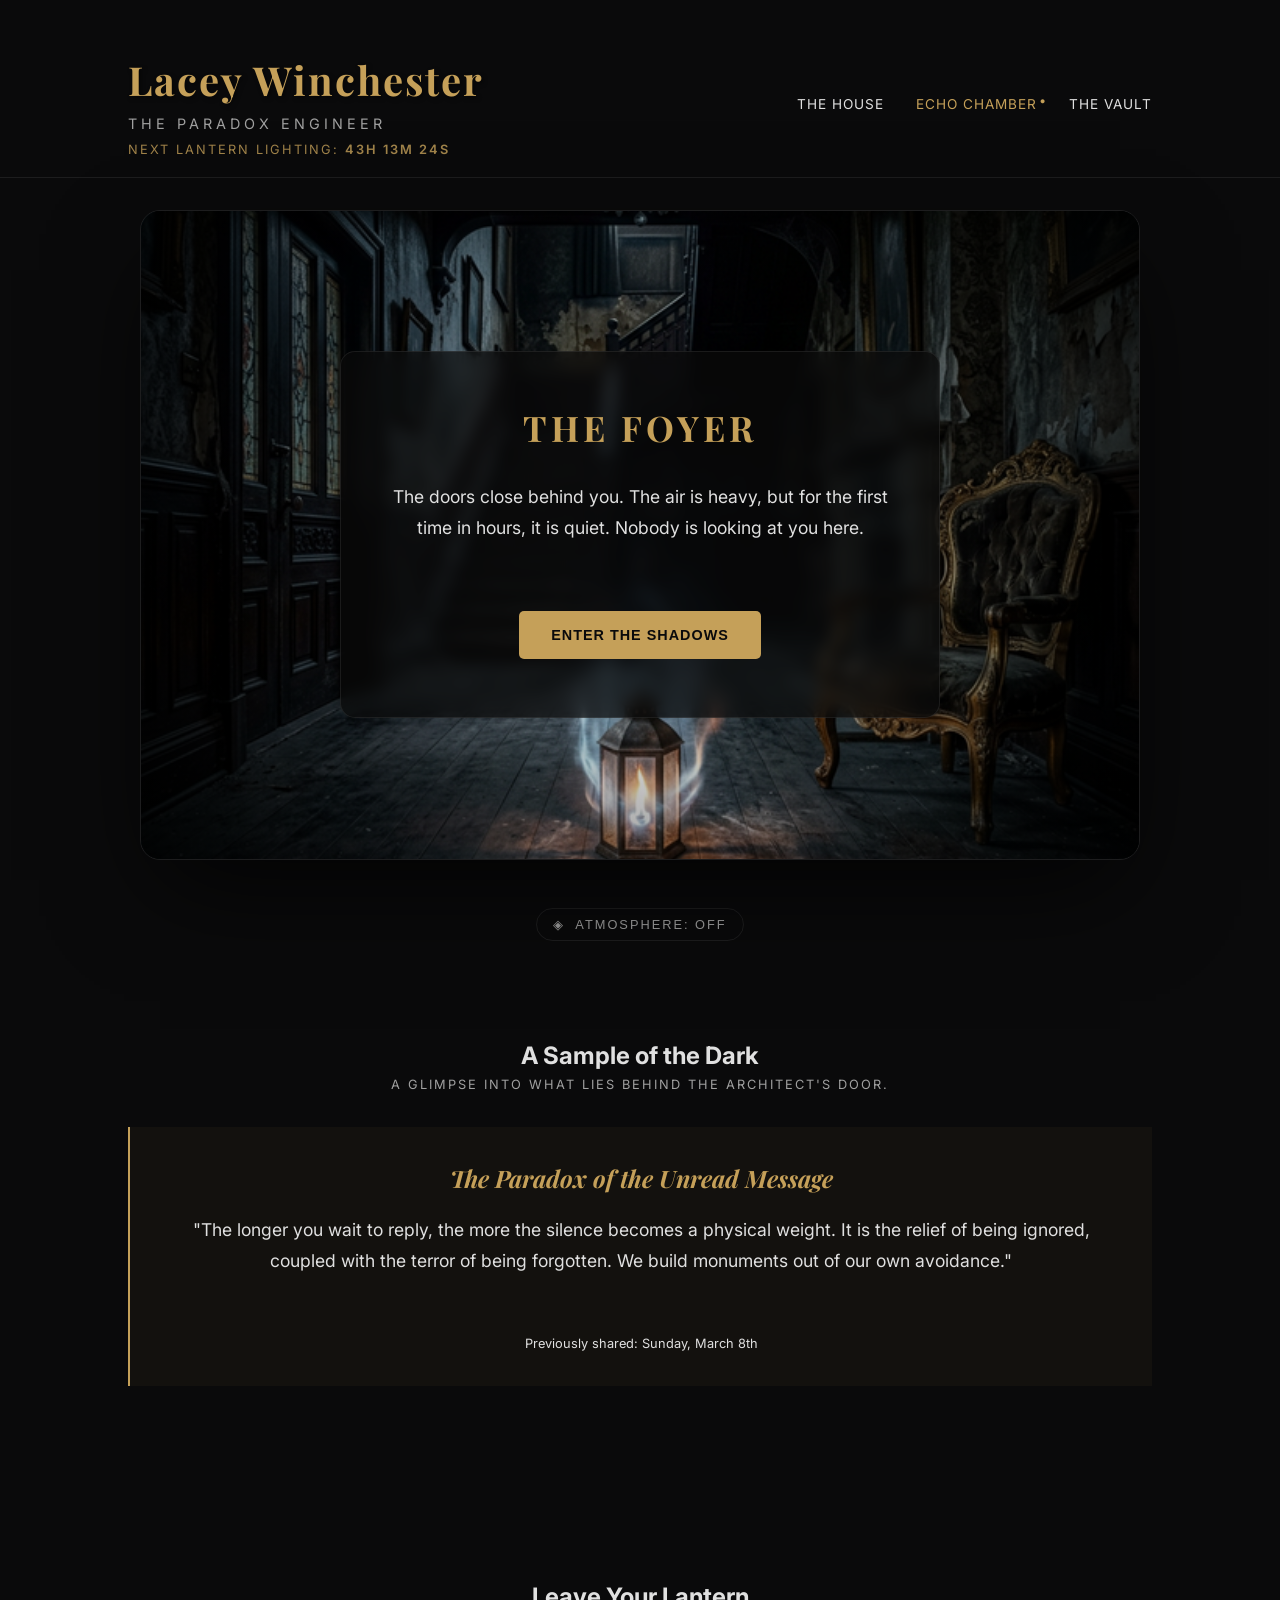
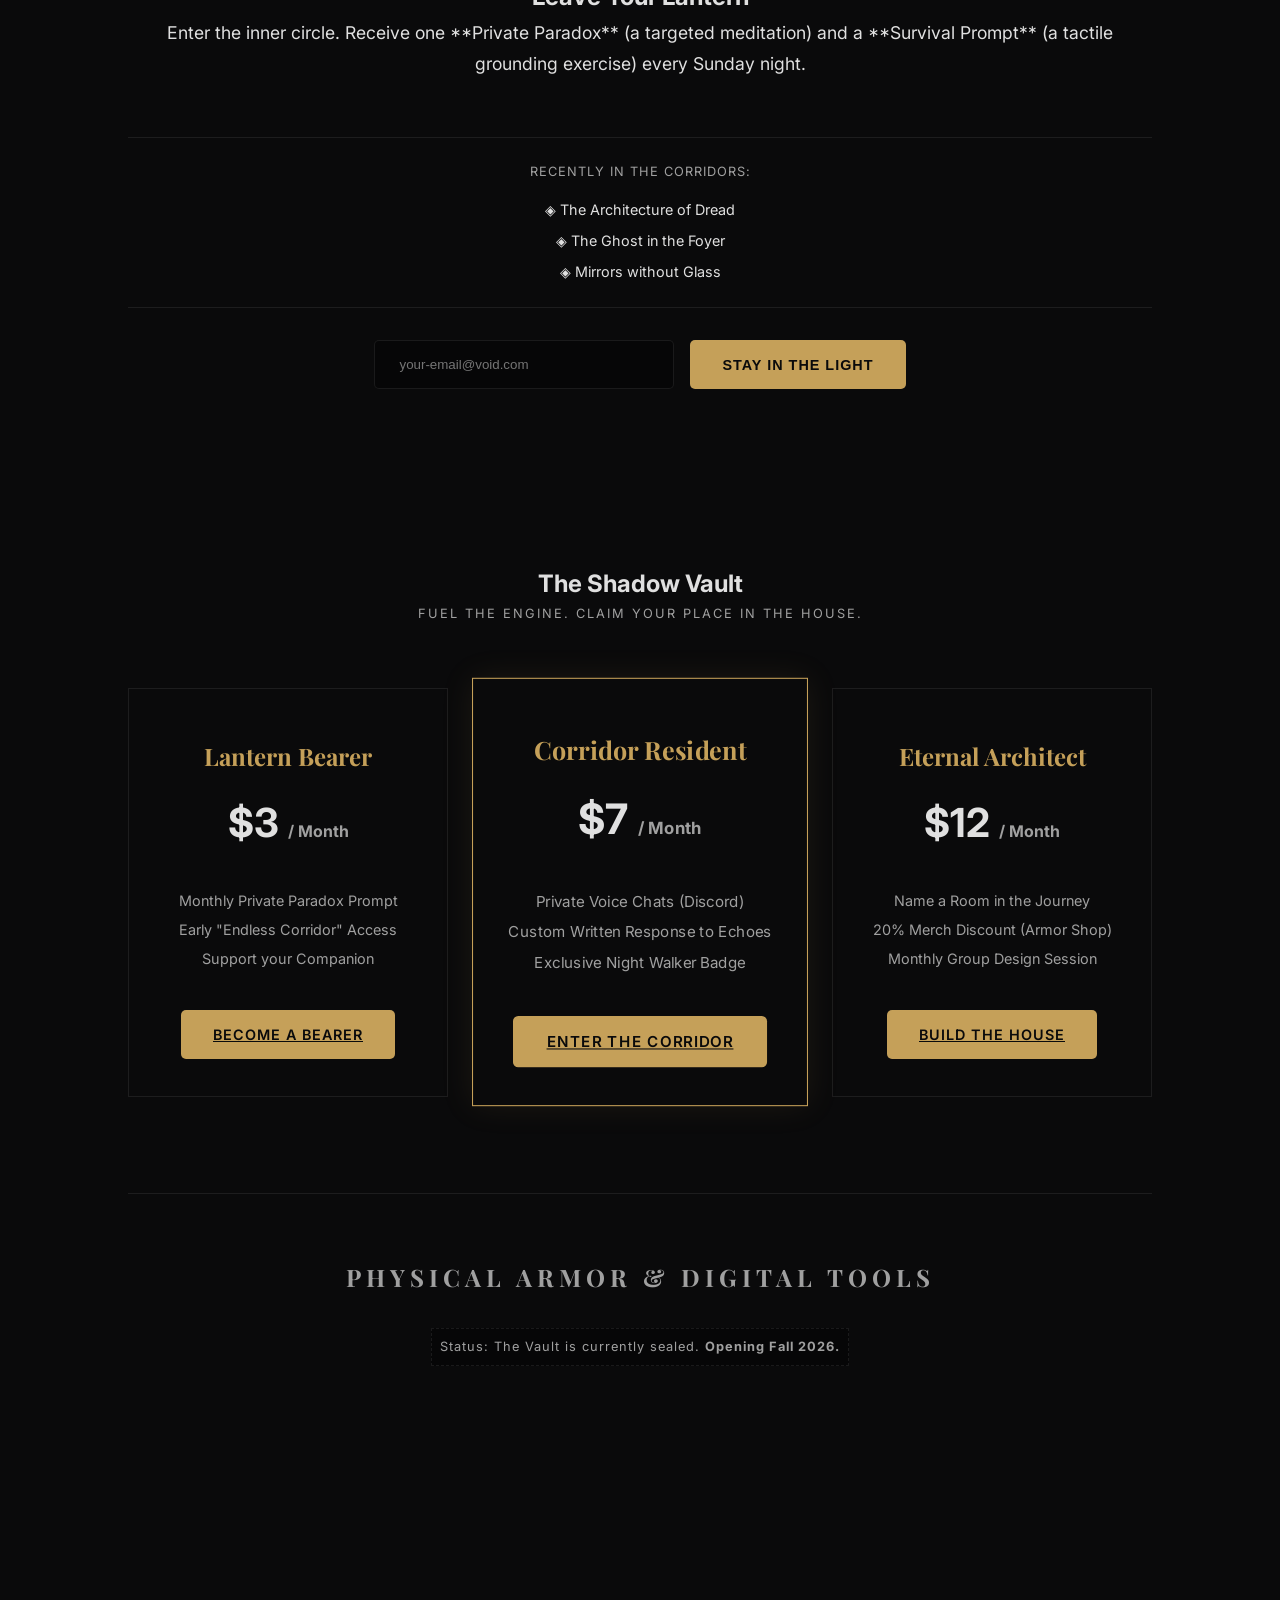
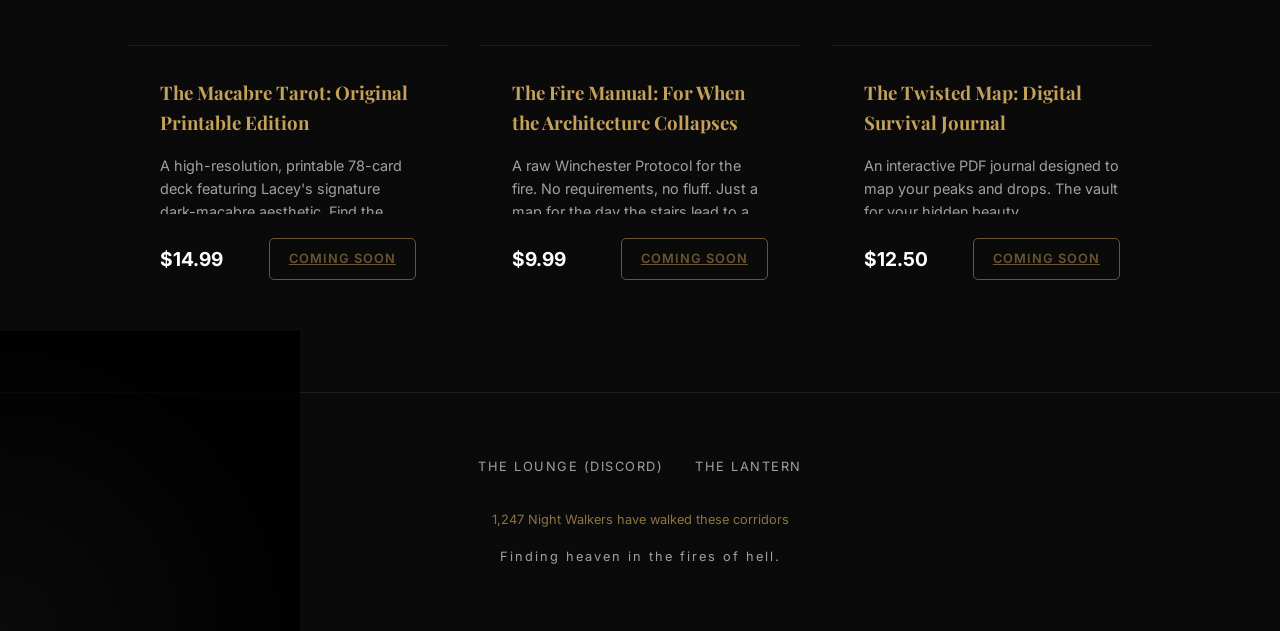
<file: index.html>
<!DOCTYPE html>
<html lang="en">
<head>
    <meta charset="UTF-8">
    <meta name="viewport" content="width=device-width, initial-scale=1.0">
    <title>Winchester Paradox | Space for Walking Alone in the Dark – Confessions, Paradoxes & Endless Corridors</title>
    <meta name="description" content="A digital mansion for the lonely. Submit your paradox anonymously. Find your people in the dark. Finding heaven in the fires of hell.">
    <link rel="stylesheet" href="styles.css">
    <!-- Google Fonts: Inter and Playfair Display for a premium, gothic feel -->
    <link href="https://fonts.googleapis.com/css2?family=Inter:wght@300;400;600&family=Playfair+Display:ital,wght@0,400;0,700;1,400&display=swap" rel="stylesheet">
</head>
<body>
    <div class="background-overlay"></div>
    
    <header>
        <div class="logo-container">
            <h1 id="main-title" class="brand-title">Lacey Winchester</h1>
            <p class="brand-subtitle">The Paradox Engineer</p>
            <div id="ritual-timer" class="ritual-timer">Next Lantern Lighting: <span id="countdown-clock">--:--:--</span></div>
        </div>
        <nav>
            <ul>
                <li><a href="#journey-engine" id="nav-ladder">The House</a></li>
                <li><a href="echo.html" id="nav-echo" class="nav-highlight">Echo Chamber</a></li>
                <li><a href="#shop" id="nav-shop">The Vault</a></li>
            </ul>
        </nav>
    </header>

    <main>
        <!-- The Ladder: Emotional Grounding Tool -->
        <!-- The Journey Engine V2 -->
        <section id="journey-engine" class="journey-engine">
            <div id="room-container" class="room-container">
                <!-- Initial Foyer State -->
                <div id="current-room" class="room-view foyer active">
                    <div class="room-overlay"></div>
                    <div class="room-content glass-panel">
                        <h2 id="room-title" class="room-title">The Foyer</h2>
                        <div id="narrative-text" class="narrative-text">
                            The doors close behind you. The air is heavy, but for the first time in hours, it is quiet. Nobody is looking at you here.
                        </div>
                        <div id="room-actions" class="room-actions">
                            <button onclick="journeyManager.nextRoom()" class="btn-primary">Enter the Shadows</button>
                        </div>
                    </div>
                </div>
            </div>

            <div class="journey-controls">
                <button id="btn-back" class="btn-secondary" style="display: none;" onclick="journeyManager.goBack()">Go Back</button>
                <div class="atmosphere-control">
                    <button id="btn-ambient" class="btn-ambient" onclick="ambientManager.toggle()">
                        <span class="icon">◈</span> <span id="ambient-status">Atmosphere: Off</span>
                    </button>
                </div>
            </div>
        </section>

        <!-- The "Free Taste" Paradox Section -->
        <section class="paradox-preview">
            <div class="glass-panel text-center">
                <h2 class="section-title">A Sample of the Dark</h2>
                <p class="section-subtitle">A glimpse into what lies behind the Architect's door.</p>
                <div class="preview-card">
                    <h3 class="preview-title">The Paradox of the Unread Message</h3>
                    <p class="narrative-text">"The longer you wait to reply, the more the silence becomes a physical weight. It is the relief of being ignored, coupled with the terror of being forgotten. We build monuments out of our own avoidance."</p>
                    <p class="text-muted small">Previously shared: Sunday, March 8th</p>
                </div>
            </div>
        </section>

        <!-- Mailing List Hook & Archive -->
        <section class="mailing-list-section">
            <div class="glass-panel">
                <h2 class="section-title">Leave Your Lantern</h2>
                <p class="narrative-text">Enter the inner circle. Receive one **Private Paradox** (a targeted meditation) and a **Survival Prompt** (a tactile grounding exercise) every Sunday night.</p>
                
                <div class="archive-snippet">
                    <p class="archive-title">Recently in the Corridors:</p>
                    <ul class="archive-list">
                        <li>◈ The Architecture of Dread</li>
                        <li>◈ The Ghost in the Foyer</li>
                        <li>◈ Mirrors without Glass</li>
                    </ul>
                </div>

                <form name="mailing-list" method="POST" data-netlify="true" class="mailing-form">
                    <input type="email" name="email" placeholder="your-email@void.com" required>
                    <button type="submit" class="btn-primary">Stay in the Light</button>
                </form>
            </div>
        </section>

        <!-- Digital Shop / Vault -->
        <section id="shop" class="shop-preview">
            <h2 class="section-title">The Shadow Vault</h2>
            <p class="section-subtitle">Fuel the Engine. Claim your place in the House.</p>
            
            <div class="membership-grid">
                <!-- $3 Tier -->
                <div class="glass-panel membership-card">
                    <h3 class="tier-title">Lantern Bearer</h3>
                    <div class="tier-price">$3 <span>/ Month</span></div>
                    <ul class="tier-perks">
                        <li>Monthly Private Paradox Prompt</li>
                        <li>Early "Endless Corridor" Access</li>
                        <li>Support your Companion</li>
                    </ul>
                    <a href="https://www.buymeacoffee.com/WinchesterParadox" target="_blank" class="btn-primary">Become a Bearer</a>
                </div>

                <!-- $7 Tier -->
                <div class="glass-panel membership-card featured-tier">
                    <h3 class="tier-title">Corridor Resident</h3>
                    <div class="tier-price">$7 <span>/ Month</span></div>
                    <ul class="tier-perks">
                        <li>Private Voice Chats (Discord)</li>
                        <li>Custom Written Response to Echoes</li>
                        <li>Exclusive Night Walker Badge</li>
                    </ul>
                    <a href="https://www.buymeacoffee.com/WinchesterParadox" target="_blank" class="btn-primary">Enter the Corridor</a>
                </div>

                <!-- $12 Tier -->
                <div class="glass-panel membership-card">
                    <h3 class="tier-title">Eternal Architect</h3>
                    <div class="tier-price">$12 <span>/ Month</span></div>
                    <ul class="tier-perks">
                        <li>Name a Room in the Journey</li>
                        <li>20% Merch Discount (Armor Shop)</li>
                        <li>Monthly Group Design Session</li>
                    </ul>
                    <a href="https://www.buymeacoffee.com/WinchesterParadox" target="_blank" class="btn-primary">Build the House</a>
                </div>
            </div>

            <div class="featured-products">
                <h3 class="shadow-title">Physical Armor & Digital Tools</h3>
                <div class="vault-status">Status: The Vault is currently sealed. <strong>Opening Fall 2026.</strong></div>
                <div id="product-list" class="product-grid">
                    <!-- Products dynamically loaded by script.js -->
                </div>
            </div>
        </section>
    </main>

    <footer>
        <div class="footer-links">
            <a href="https://discord.gg/your-invite-link" target="_blank" class="footer-link">The Lounge (Discord)</a>
            <a href="lantern.html" class="footer-link">The Lantern</a>
        </div>
        <p id="night-walker-counter" style="font-size: 0.8rem; color: var(--accent-gold); opacity: 0.7; margin-top: 10px;">1,247 Night Walkers have walked these corridors</p>
        <p class="footer-tagline">Finding heaven in the fires of hell.</p>
    </footer>

    <script src="script.js"></script>
</body>
</html>
</file>
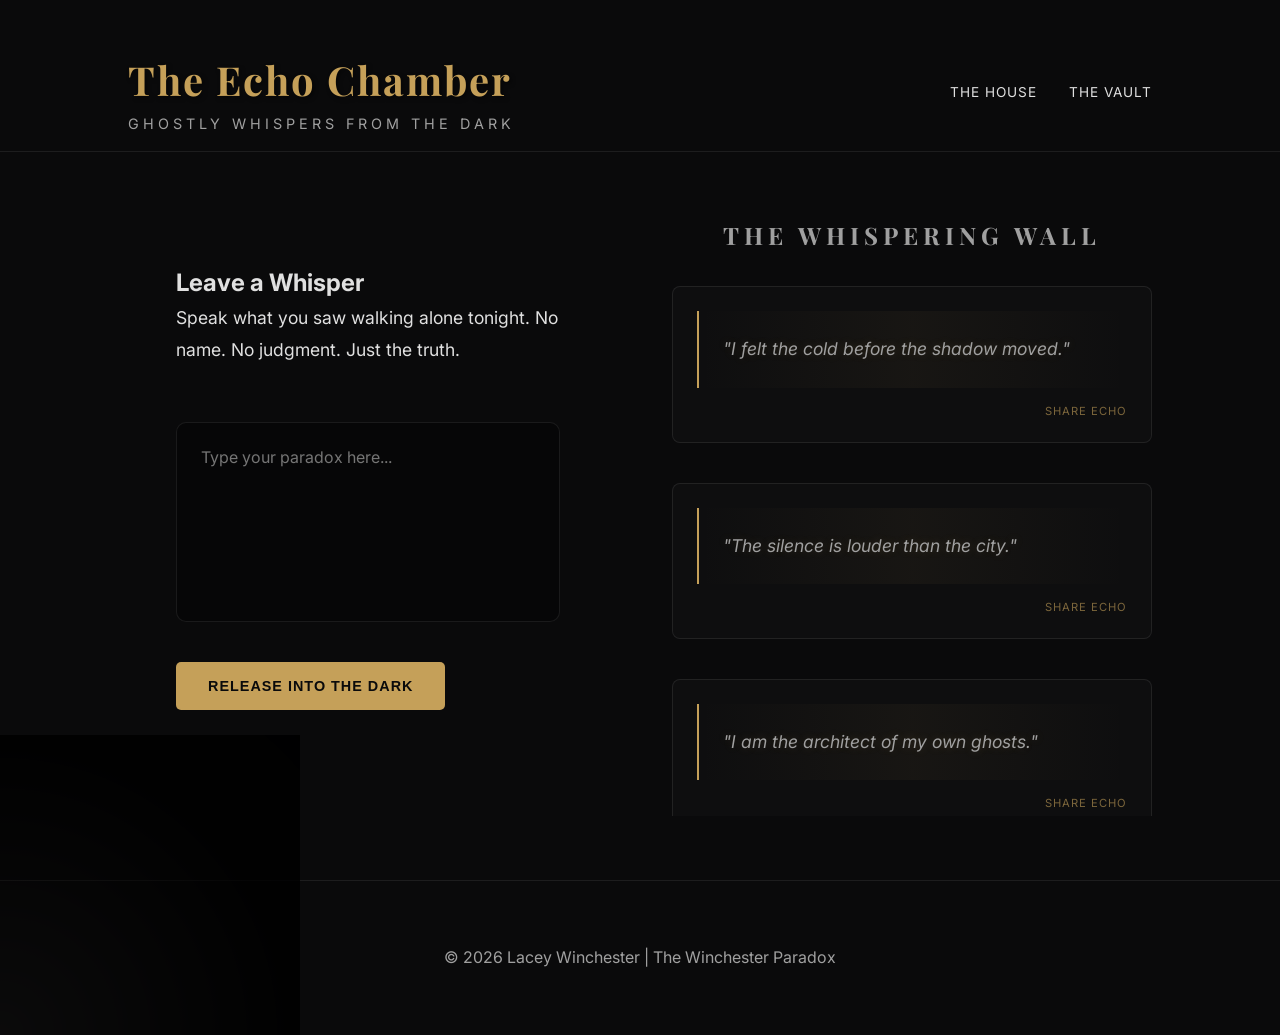
<file: echo.html>
<!DOCTYPE html>
<html lang="en">
<head>
    <meta charset="UTF-8">
    <meta name="viewport" content="width=device-width, initial-scale=1.0">
    <title>The Echo Chamber | Winchester Paradox</title>
    <link rel="stylesheet" href="styles.css">
    <link href="https://fonts.googleapis.com/css2?family=Inter:wght@300;400;600&family=Playfair+Display:ital,wght@0,400;0,700;1,400&display=swap" rel="stylesheet">
</head>
<body class="echo-page">
    <div class="background-overlay"></div>
    
    <header>
        <div class="logo-container">
            <h1 class="brand-title">The Echo Chamber</h1>
            <p class="brand-subtitle">Ghostly Whispers from the Dark</p>
        </div>
        <nav>
            <ul>
                <li><a href="index.html">The House</a></li>
                <li><a href="index.html#digital-shop">The Vault</a></li>
            </ul>
        </nav>
    </header>

    <main class="echo-main">
        <section class="confession-vault">
            <div class="glass-panel submission-card">
                <h2 class="section-title">Leave a Whisper</h2>
                <p class="narrative-text">Speak what you saw walking alone tonight. No name. No judgment. Just the truth.</p>
                
                <form name="confessions" method="POST" data-netlify="true" class="confession-form">
                    <textarea name="message" placeholder="Type your paradox here..." required></textarea>
                    <div class="form-actions">
                        <button type="submit" class="btn-primary">Release into the Dark</button>
                    </div>
                </form>
            </div>
        </section>

        <section class="whisper-wall">
            <h2 class="shadow-title">The Whispering Wall</h2>
            <div id="whisper-container" class="whisper-container">
                <!-- Example Whispers -->
                <div class="whisper-card">
                    <div class="whisper-snippet">"I felt the cold before the shadow moved."</div>
                    <div class="whisper-footer">
                        <button class="btn-share" onclick="shareEcho(this)">Share Echo</button>
                    </div>
                </div>
                <div class="whisper-card">
                    <div class="whisper-snippet">"The silence is louder than the city."</div>
                    <div class="whisper-footer">
                        <button class="btn-share" onclick="shareEcho(this)">Share Echo</button>
                    </div>
                </div>
                <div class="whisper-card">
                    <div class="whisper-snippet">"I am the architect of my own ghosts."</div>
                    <div class="whisper-footer">
                        <button class="btn-share" onclick="shareEcho(this)">Share Echo</button>
                    </div>
                </div>
            </div>
        </section>
    </main>

    <footer>
        <p>&copy; 2026 Lacey Winchester | The Winchester Paradox</p>
    </footer>

    <script src="script.js"></script>
</body>
</html>
</file>
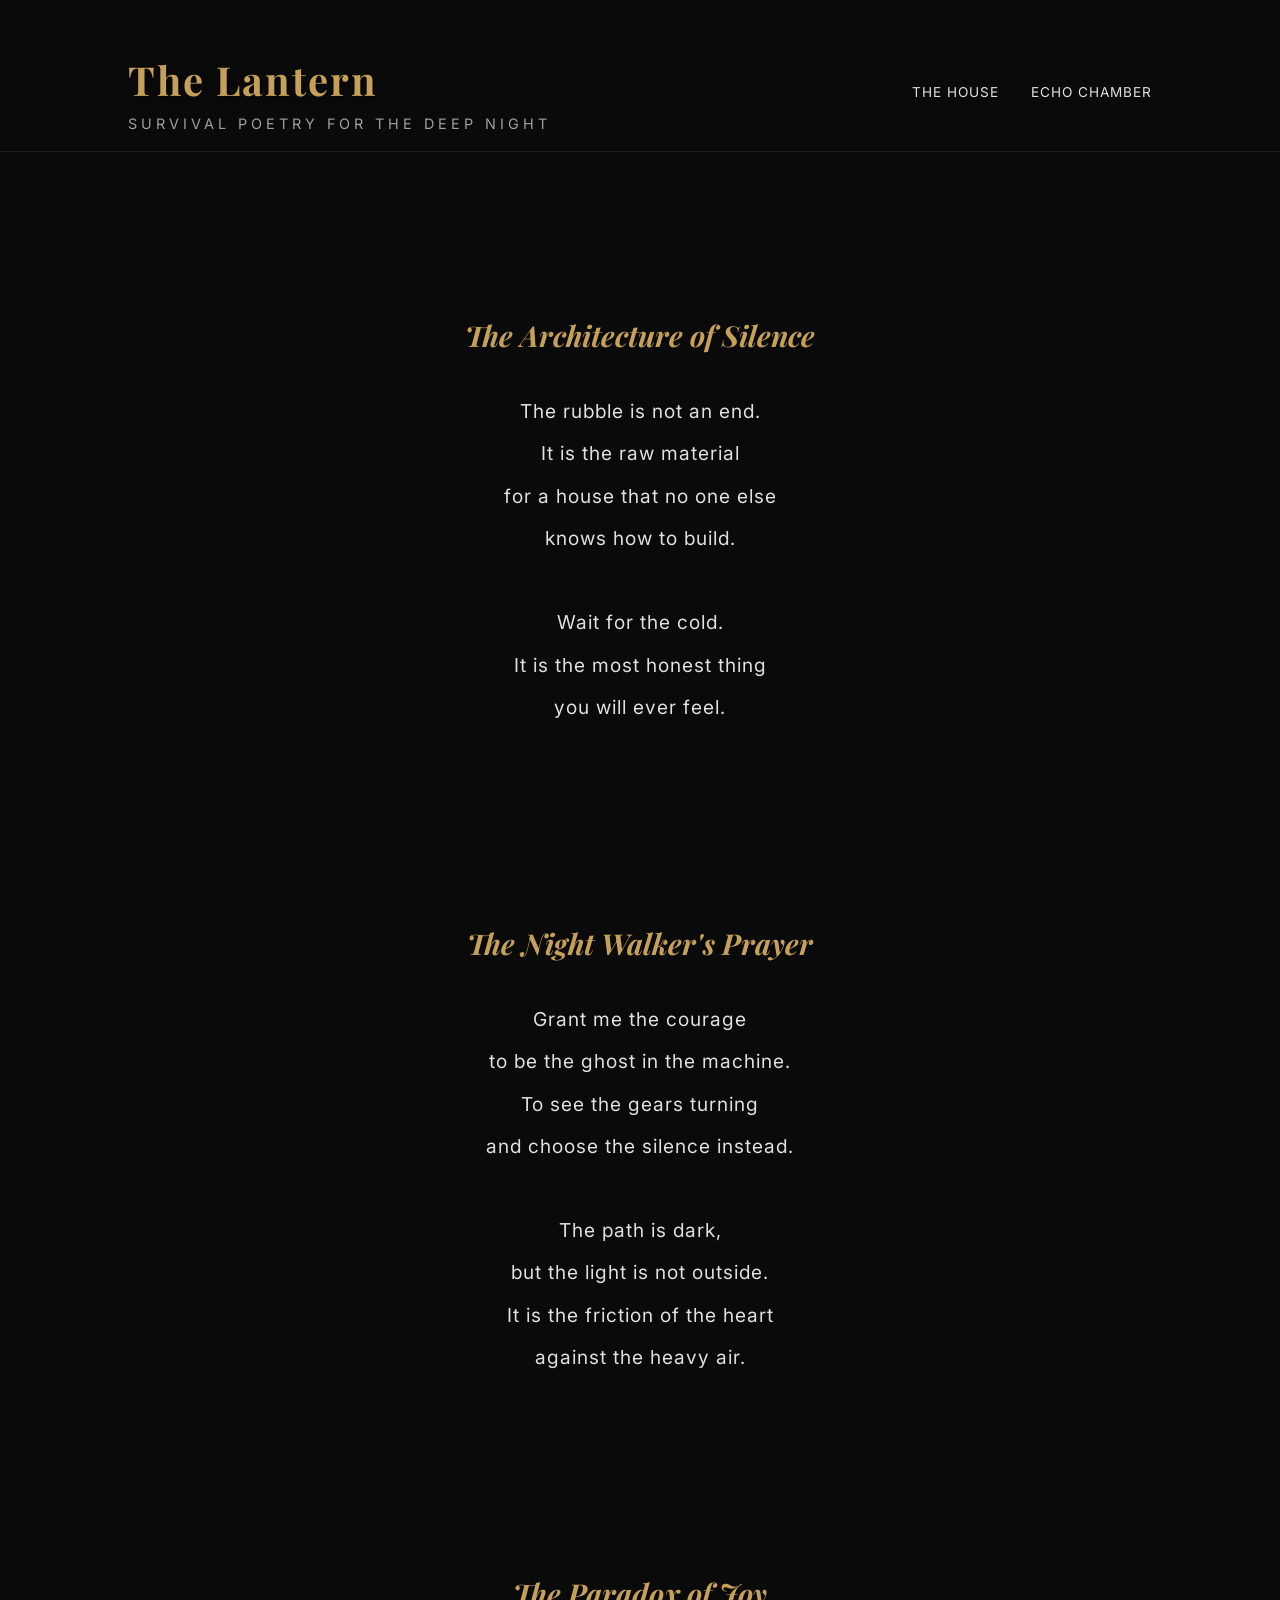
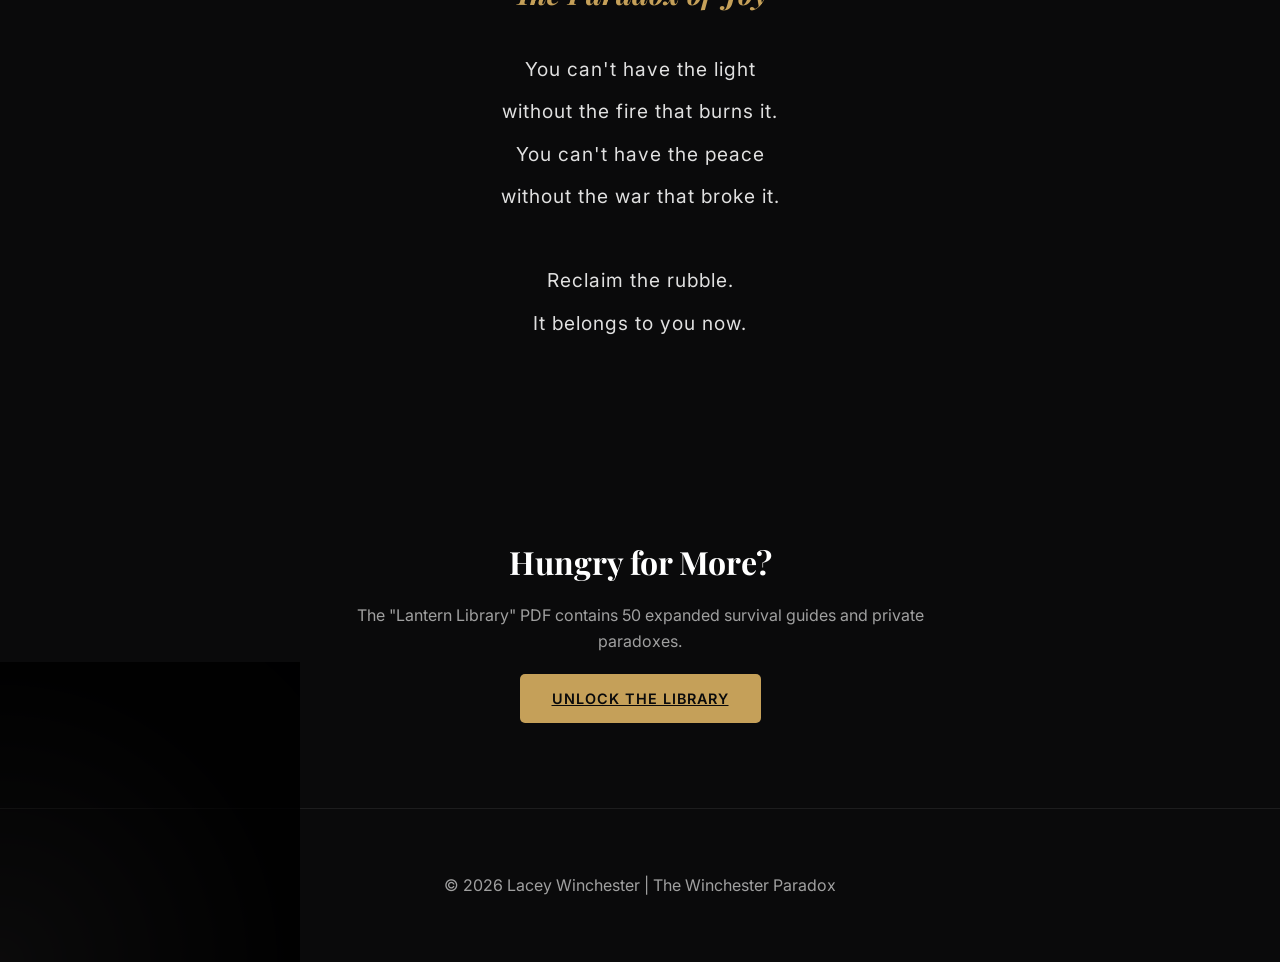
<file: lantern.html>
<!DOCTYPE html>
<html lang="en">
<head>
    <meta charset="UTF-8">
    <meta name="viewport" content="width=device-width, initial-scale=1.0">
    <title>The Lantern | Winchester Paradox</title>
    <link rel="stylesheet" href="styles.css">
    <link href="https://fonts.googleapis.com/css2?family=Inter:wght@300;400;600&family=Playfair+Display:ital,wght@0,400;0,700;1,400&display=swap" rel="stylesheet">
</head>
<body class="lantern-page">
    <div class="background-overlay"></div>
    
    <header>
        <div class="logo-container">
            <h1 class="brand-title">The Lantern</h1>
            <p class="brand-subtitle">Survival Poetry for the Deep Night</p>
        </div>
        <nav>
            <ul>
                <li><a href="index.html">The House</a></li>
                <li><a href="echo.html">Echo Chamber</a></li>
            </ul>
        </nav>
    </header>

    <main class="lantern-main">
        <section class="poetry-collection">
            <div class="poem-card glass-panel">
                <h2 class="poem-title">The Architecture of Silence</h2>
                <div class="poem-text">
                    The rubble is not an end.<br>
                    It is the raw material<br>
                    for a house that no one else<br>
                    knows how to build.<br><br>
                    Wait for the cold.<br>
                    It is the most honest thing<br>
                    you will ever feel.
                </div>
            </div>

            <div class="poem-card glass-panel">
                <h2 class="poem-title">The Night Walker's Prayer</h2>
                <div class="poem-text">
                    Grant me the courage<br>
                    to be the ghost in the machine.<br>
                    To see the gears turning<br>
                    and choose the silence instead.<br><br>
                    The path is dark,<br>
                    but the light is not outside.<br>
                    It is the friction of the heart<br>
                    against the heavy air.
                </div>
            </div>

            <div class="poem-card glass-panel">
                <h2 class="poem-title">The Paradox of Joy</h2>
                <div class="poem-text">
                    You can't have the light<br>
                    without the fire that burns it.<br>
                    You can't have the peace<br>
                    without the war that broke it.<br><br>
                    Reclaim the rubble.<br>
                    It belongs to you now.
                </div>
            </div>
        </section>

        <section class="membership-hook">
            <div class="glass-panel">
                <h3 class="hook-title">Hungry for More?</h3>
                <p class="hook-text">The "Lantern Library" PDF contains 50 expanded survival guides and private paradoxes.</p>
                <div class="hook-actions">
                    <a href="https://www.buymeacoffee.com/WinchesterParadox" target="_blank" class="btn-primary">Unlock the Library</a>
                </div>
            </div>
        </section>
    </main>

    <footer>
        <p>&copy; 2026 Lacey Winchester | The Winchester Paradox</p>
    </footer>

    <script src="script.js"></script>
</body>
</html>
</file>
<file: styles.css>
:root {
    --bg-dark: #0a0a0b;
    --card-bg: rgba(20, 20, 22, 0.85);
    --accent-gold: #c5a059;
    --accent-crimson: #8b0000;
    --text-main: #e0e0e0;
    --text-muted: #a0a0a0;
    --glass-border: rgba(255, 255, 255, 0.08);
    --glow-shadow: 0 0 20px rgba(197, 160, 89, 0.15);
}

* {
    margin: 0;
    padding: 0;
    box-sizing: border-box;
}

body {
    background-color: var(--bg-dark);
    color: var(--text-main);
    font-family: 'Inter', sans-serif;
    line-height: 1.6;
    overflow-x: hidden;
    min-height: 100vh;
}

/* Background Texture & Grain */
.background-overlay {
    position: fixed;
    top: 0; left: 0; width: 100%; height: 100%;
    background-image: url('https://www.transparenttextures.com/patterns/carbon-fibre.png');
    opacity: 0.2;
    z-index: -1;
    pointer-events: none;
}

/* Header Styling */
header {
    padding: 3rem 10% 1rem;
    display: flex;
    justify-content: space-between;
    align-items: center;
    border-bottom: 1px solid var(--glass-border);
}

.brand-title {
    font-family: 'Playfair Display', serif;
    font-size: 2.5rem;
    font-weight: 700;
    letter-spacing: 2px;
    color: var(--accent-gold);
    text-shadow: 2px 2px 4px rgba(0,0,0,0.5);
}

.brand-subtitle {
    font-size: 0.9rem;
    letter-spacing: 4px;
    text-transform: uppercase;
    color: var(--text-muted);
}

nav ul {
    display: flex;
    list-style: none;
    gap: 2rem;
}

nav a {
    text-decoration: none;
    color: var(--text-main);
    font-size: 0.85rem;
    text-transform: uppercase;
    letter-spacing: 1px;
    transition: color 0.3s ease;
}

nav a:hover {
    color: var(--accent-gold);
}

.nav-active {
    border-bottom: 1px solid var(--accent-gold);
    padding-bottom: 5px;
}

.nav-highlight {
    color: var(--accent-gold) !important;
    position: relative;
}

.nav-highlight::after {
    content: '•';
    position: absolute;
    top: -5px;
    right: -10px;
    font-size: 0.8rem;
    animation: blink 2s infinite;
}

.atmosphere-control {
    margin-top: 1rem;
    display: flex;
    justify-content: center;
}

.btn-ambient {
    background: transparent;
    border: 1px solid var(--glass-border);
    color: var(--text-muted);
    padding: 0.5rem 1rem;
    border-radius: 20px;
    font-size: 0.8rem;
    text-transform: uppercase;
    letter-spacing: 2px;
    cursor: pointer;
    transition: all 0.3s ease;
    display: flex;
    align-items: center;
    gap: 10px;
}

.btn-ambient:hover {
    border-color: var(--accent-gold);
    color: var(--accent-gold);
}

.btn-ambient.active {
    border-color: var(--accent-gold);
    color: var(--accent-gold);
    box-shadow: 0 0 15px rgba(197, 160, 89, 0.2);
}

@keyframes blink {
    0%, 100% { opacity: 1; }
    50% { opacity: 0; }
}

/* Hero & Glassmorphism Card */
/* Journey Engine V2 Styles */
.journey-engine {
    min-height: 85vh;
    display: flex;
    flex-direction: column;
    justify-content: center;
    align-items: center;
    padding: 2rem;
    position: relative;
}

.room-container {
    width: 100%;
    max-width: 1000px;
    height: 650px;
    position: relative;
    overflow: hidden;
    border-radius: 20px;
    border: 1px solid var(--glass-border);
    box-shadow: 0 40px 100px -20px rgba(0, 0, 0, 0.8);
}

.room-view {
    position: absolute;
    top: 0;
    left: 0;
    width: 100%;
    height: 100%;
    background-size: cover;
    background-position: center;
    opacity: 0;
    transition: opacity 1.2s ease-in-out, transform 1.2s ease-in-out;
    display: flex;
    justify-content: center;
    align-items: center;
    z-index: 1;
    transform: scale(1.1);
}

.room-view.active {
    opacity: 1;
    z-index: 2;
    transform: scale(1);
}

.room-overlay {
    position: absolute;
    top: 0; left: 0; width: 100%; height: 100%;
    background: radial-gradient(circle, transparent 20%, rgba(0,0,0,0.85) 100%);
    pointer-events: none;
    z-index: 2;
}

.room-content {
    position: relative;
    z-index: 10;
    max-width: 600px;
    width: 85%;
    padding: 3rem;
    background: rgba(10, 10, 11, 0.7);
    backdrop-filter: blur(8px);
    border: 1px solid var(--glass-border);
    border-radius: 15px;
    text-align: center;
}

.room-title {
    font-family: 'Playfair Display', serif;
    color: var(--accent-gold);
    font-size: 2.2rem;
    margin-bottom: 1.5rem;
    letter-spacing: 4px;
    text-transform: uppercase;
}

.narrative-text {
    font-size: 1.1rem;
    line-height: 1.8;
    margin-bottom: 2.5rem;
    color: var(--text-main);
    min-height: 80px;
}

.room-actions {
    display: flex;
    gap: 1rem;
    justify-content: center;
    flex-wrap: wrap;
}

/* Room Specific Backgrounds */
.foyer { background-image: url('assets/foyer.png'); }
.labyrinth { background-image: url('assets/labyrinth.png'); }
.glass-room { background-image: url('assets/glass.png'); }
.architect-study { background-image: url('assets/study.png'); }

.journey-controls {
    margin-top: 2rem;
}

.btn-primary, .btn-secondary {
    padding: 1rem 2rem;
    border-radius: 5px;
    font-size: 0.9rem;
    font-weight: 600;
    text-transform: uppercase;
    letter-spacing: 1px;
    cursor: pointer;
    transition: all 0.3s cubic-bezier(0.175, 0.885, 0.32, 1.275);
    border: none;
}

.btn-primary {
    background: var(--accent-gold);
    color: var(--bg-dark);
}

.btn-primary:hover {
    transform: translateY(-3px);
    box-shadow: 0 10px 20px rgba(197, 160, 89, 0.3);
}

.btn-secondary {
    background: transparent;
    border: 1px solid var(--accent-gold);
    color: var(--accent-gold);
}

.btn-secondary:hover {
    background: rgba(197, 160, 89, 0.1);
    transform: translateY(-3px);
}

/* Shop Preview */
.shop-preview {
    padding: 5rem 10%;
    text-align: center;
}

.product-grid {
    display: grid;
    grid-template-columns: repeat(auto-fit, minmax(300px, 1fr));
    gap: 2rem;
    margin-top: 3rem;
}

.product-card {
    display: flex;
    flex-direction: column;
    overflow: hidden;
    transition: transform 0.3s ease;
    text-align: left;
    padding: 0; /* Override glassmorphism padding */
}

.product-card:hover {
    transform: translateY(-10px);
}

.product-image {
    height: 200px;
    background-size: cover;
    background-position: center;
    border-bottom: 1px solid var(--glass-border);
}

.product-info {
    padding: 2rem;
}

.product-info h3 {
    font-family: 'Playfair Display', serif;
    margin-bottom: 1rem;
    color: var(--accent-gold);
}

.product-desc {
    font-size: 0.9rem;
    color: var(--text-muted);
    margin-bottom: 1.5rem;
    height: 60px;
    overflow: hidden;
}

.product-meta {
    display: flex;
    justify-content: space-between;
    align-items: center;
    margin-top: auto;
}

.price {
    font-weight: 700;
    color: #fff;
    font-size: 1.2rem;
}

.buy-btn {
    padding: 0.6rem 1.2rem;
    font-size: 0.8rem;
}

.product-placeholder {
    padding: 4rem;
    border: 1px dashed var(--text-muted);
    border-radius: 10px;
    opacity: 0.5;
}

/* Footer */
footer {
    padding: 4rem 10%;
    text-align: center;
    border-top: 1px solid var(--glass-border);
    color: var(--text-muted);
}

.footer-tagline {
    font-size: 0.8rem;
    margin-top: 1rem;
    letter-spacing: 2px;
}

/* Animations */
.fade-in {
    animation: fadeIn 0.8s ease forwards;
}

@keyframes fadeIn {
    from { opacity: 0; transform: translateY(10px); }
    to { opacity: 1; transform: translateY(0); }
}

.support-area {
    margin-top: 2rem;
    padding-top: 1rem;
    border-top: 1px solid var(--glass-border);
}

.support-link {
    font-size: 0.8rem;
    color: var(--text-muted);
    text-decoration: none;
    letter-spacing: 2px;
    text-transform: uppercase;
    transition: color 0.3s ease;
}

.support-link:hover {
    color: var(--accent-gold);
}

/* Echo Chamber Specifics */
.echo-main {
    padding: 4rem 10%;
    display: grid;
    grid-template-columns: 1fr 1fr;
    gap: 4rem;
    min-height: 80vh;
}

.submission-card {
    padding: 3rem;
    height: fit-content;
}

.confession-form textarea {
    width: 100%;
    height: 200px;
    background: rgba(0, 0, 0, 0.3);
    border: 1px solid var(--glass-border);
    border-radius: 10px;
    color: #fff;
    padding: 1.5rem;
    font-family: 'Inter', sans-serif;
    font-size: 1rem;
    resize: none;
    margin-bottom: 2rem;
    transition: border-color 0.3s ease;
}

.confession-form textarea:focus {
    outline: none;
    border-color: var(--accent-gold);
}

.whisper-wall {
    position: relative;
    overflow: hidden;
    max-height: 600px;
}

.shadow-title {
    font-family: 'Playfair Display', serif;
    font-size: 1.5rem;
    color: var(--text-muted);
    text-transform: uppercase;
    letter-spacing: 5px;
    margin-bottom: 2rem;
    text-align: center;
}

.whisper-container {
    display: flex;
    flex-direction: column;
    gap: 1.5rem;
    animation: scrollWhispers 40s linear infinite;
}

.whisper-snippet {
    background: linear-gradient(90deg, transparent, rgba(197, 160, 89, 0.05), transparent);
    padding: 1.5rem;
    border-left: 2px solid var(--accent-gold);
    font-style: italic;
    color: var(--text-muted);
    font-size: 1.1rem;
    text-shadow: 0 0 10px rgba(197, 160, 89, 0.2);
}

/* Shadow Membership & Shop Expand */
.membership-grid {
    display: grid;
    grid-template-columns: repeat(3, 1fr);
    gap: 2rem;
    margin: 4rem 0;
}

.membership-card {
    padding: 3rem 2rem;
    text-align: center;
    border: 1px solid var(--glass-border);
    transition: transform 0.3s ease, border-color 0.3s ease;
}

.featured-tier {
    border-color: var(--accent-gold);
    box-shadow: 0 0 30px rgba(197, 160, 89, 0.1);
    transform: scale(1.05);
}

.tier-title {
    font-family: 'Playfair Display', serif;
    font-size: 1.5rem;
    margin-bottom: 1rem;
    color: var(--accent-gold);
}

.tier-price {
    font-size: 2.5rem;
    font-weight: 700;
    margin-bottom: 2rem;
}

.tier-price span {
    font-size: 1rem;
    color: var(--text-muted);
}

.tier-perks {
    list-style: none;
    padding: 0;
    margin-bottom: 3rem;
    color: var(--text-muted);
    font-size: 0.9rem;
    line-height: 2;
}

.section-subtitle {
    text-align: center;
    color: var(--text-muted);
    letter-spacing: 2px;
    text-transform: uppercase;
    font-size: 0.8rem;
}

.featured-products {
    margin-top: 6rem;
    padding-top: 4rem;
    border-top: 1px solid var(--glass-border);
}

@media (max-width: 1024px) {
    .membership-grid {
        grid-template-columns: 1fr;
    }
    .featured-tier {
        transform: none;
    }
}

/* Lantern Page Specifics */
.lantern-main {
    padding: 6rem 10%;
    max-width: 900px;
    margin: 0 auto;
}

.poem-card {
    padding: 4rem;
    margin-bottom: 4rem;
    text-align: center;
    border-color: rgba(197, 160, 89, 0.2);
}

.poem-title {
    font-family: 'Playfair Display', serif;
    color: var(--accent-gold);
    font-size: 1.8rem;
    margin-bottom: 2rem;
    font-style: italic;
}

.poem-text {
    font-size: 1.2rem;
    line-height: 2.2;
    color: var(--text-main);
    letter-spacing: 1px;
}

.membership-hook {
    margin-top: 8rem;
    text-align: center;
}

.hook-title {
    font-family: 'Playfair Display', serif;
    font-size: 2rem;
    margin-bottom: 1rem;
    color: #fff;
}

.hook-text {
    margin-bottom: 2rem;
    color: var(--text-muted);
}

@media (max-width: 768px) {
    .poem-card { padding: 2rem; }
    .poem-text { font-size: 1rem; }
}

/* Lantern Cursor */
#lantern-cursor {
    position: fixed;
    width: 600px;
    height: 600px;
    background: radial-gradient(circle, rgba(197, 160, 89, 0.1) 0%, rgba(0, 0, 0, 0.95) 70%, rgba(0, 0, 0, 1) 100%);
    pointer-events: none;
    z-index: 9999;
    transform: translate(-50%, -50%);
    mix-blend-mode: soft-light;
    transition: width 0.3s ease, height 0.3s ease;
}

body {
    cursor: none; /* Hide real cursor to favor the lantern experience */
}

/* Specific elements to show above the shadow */
.navbar, .btn-primary, .btn-secondary, .btn-maze {
    position: relative;
    z-index: 10000;
}

#room-actions button {
    margin: 10px;
}

.btn-maze {
    background: rgba(0, 0, 0, 0.4);
    border: 1px solid var(--glass-border);
    color: var(--text-muted);
    padding: 0.8rem 1.5rem;
    border-radius: 4px;
    font-size: 0.8rem;
    text-transform: uppercase;
    letter-spacing: 2px;
    cursor: pointer;
    transition: all 0.3s ease;
    margin: 5px;
}

.btn-maze:hover {
    border-color: var(--accent-gold);
    color: #fff;
    background: rgba(197, 160, 89, 0.1);
}

.footer-links {
    display: flex;
    justify-content: center;
    gap: 2rem;
    margin-bottom: 2rem;
    flex-wrap: wrap;
}

/* Trust & Conversion Styles */
.ritual-timer {
    font-size: 0.8rem;
    color: var(--accent-gold);
    letter-spacing: 2px;
    text-transform: uppercase;
    margin-top: 5px;
    opacity: 0.8;
}

#countdown-clock {
    font-weight: 600;
}

.paradox-preview {
    margin: 4rem 10% 6rem;
}

.preview-card {
    padding: 2rem;
    border-left: 2px solid var(--accent-gold);
    margin-top: 2rem;
    background: rgba(197, 160, 89, 0.05);
}

.preview-title {
    font-family: 'Playfair Display', serif;
    font-style: italic;
    font-size: 1.5rem;
    margin-bottom: 1rem;
    color: var(--accent-gold);
}

.archive-snippet {
    margin: 2rem 0;
    padding: 1.5rem;
    border-top: 1px solid var(--glass-border);
    border-bottom: 1px solid var(--glass-border);
}

.archive-title {
    font-size: 0.8rem;
    text-transform: uppercase;
    letter-spacing: 1px;
    color: var(--text-muted);
    margin-bottom: 1rem;
}

.archive-list {
    list-style: none;
    padding: 0;
    font-size: 0.9rem;
    color: var(--text-main);
    display: flex;
    flex-direction: column;
    gap: 8px;
}

.vault-status {
    text-align: center;
    font-size: 0.8rem;
    color: var(--text-muted);
    letter-spacing: 1px;
    margin-bottom: 2rem;
    padding: 0.5rem;
    background: rgba(0, 0, 0, 0.3);
    border: 1px dashed var(--glass-border);
    display: inline-block;
}

.text-center { text-align: center; }
.small { font-size: 0.8rem; }

.footer-link {
    color: var(--text-muted);
    text-decoration: none;
    font-size: 0.8rem;
    text-transform: uppercase;
    letter-spacing: 1.5px;
    transition: all 0.3s ease;
    border-bottom: 1px solid transparent;
}

.footer-link:hover {
    color: var(--accent-gold);
    border-bottom-color: var(--accent-gold);
}

.whisper-card {
    background: rgba(255, 255, 255, 0.02);
    border: 1px solid var(--glass-border);
    border-radius: 8px;
    padding: 1.5rem;
    margin-bottom: 1rem;
    transition: border-color 0.3s ease;
}

.whisper-card:hover {
    border-color: rgba(197, 160, 89, 0.3);
}

.whisper-footer {
    display: flex;
    justify-content: flex-end;
    margin-top: 1rem;
}

.btn-share {
    background: transparent;
    border: none;
    color: var(--accent-gold);
    font-size: 0.7rem;
    cursor: pointer;
    text-transform: uppercase;
    letter-spacing: 1px;
    opacity: 0.6;
    transition: opacity 0.3s ease;
    font-family: 'Inter', sans-serif;
}

.btn-share:hover {
    opacity: 1;
}

/* Mailing List Hero */
.mailing-list-section {
    padding: 6rem 10%;
    text-align: center;
}

.mailing-form {
    display: flex;
    justify-content: center;
    gap: 1rem;
    margin-top: 2rem;
}

.mailing-form input {
    background: rgba(0, 0, 0, 0.3);
    border: 1px solid var(--glass-border);
    padding: 1rem 1.5rem;
    border-radius: 5px;
    color: #fff;
    width: 100%;
    max-width: 300px;
}

@media (max-width: 768px) {
    .mailing-form {
        flex-direction: column;
        align-items: center;
    }
}
</file>
